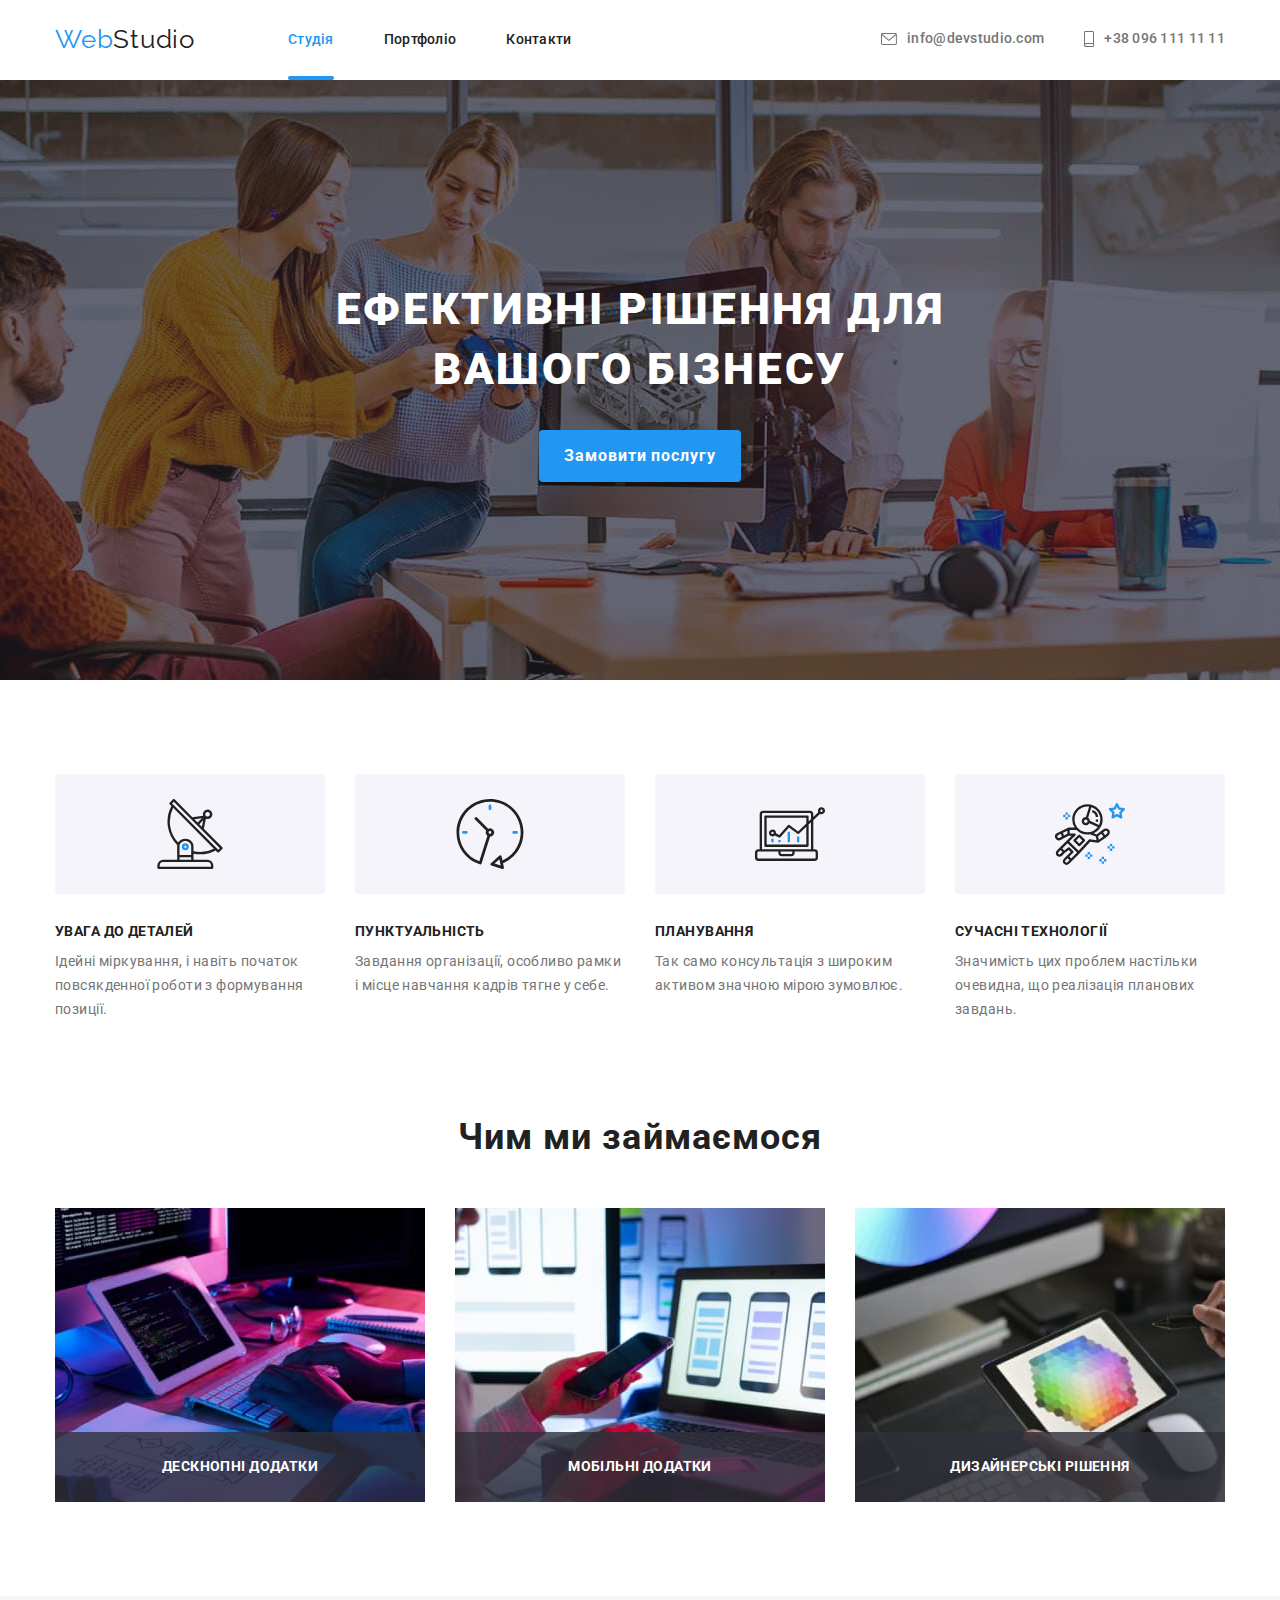
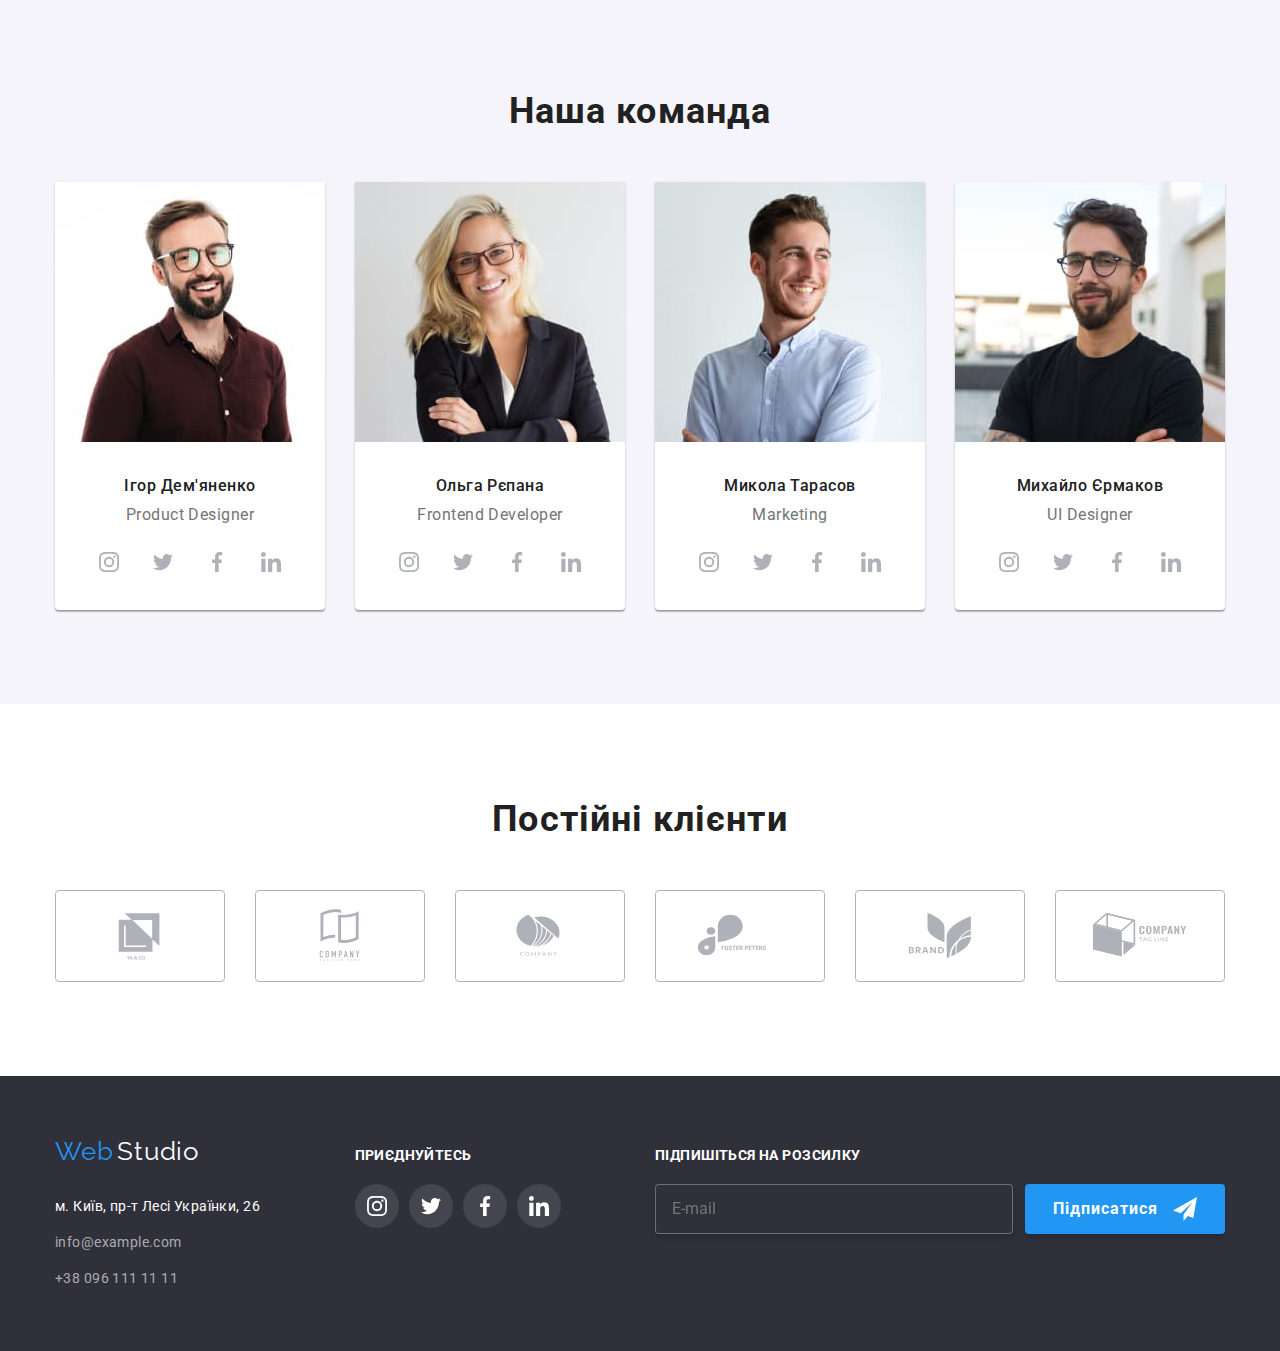
<file: index.html>
<!DOCTYPE html>
<html lang="en">

<head>
    <meta charset="UTF-8">
    <meta http-equiv="X-UA-Compatible" content="IE=edge">
    <meta name="viewport" content="width=device-width, initial-scale=1.0">
    <link rel="preconnect" href="https://fonts.googleapis.com">
    <link rel="preconnect" href="https://fonts.gstatic.com" crossorigin>
    <link
        href="https://fonts.googleapis.com/css2?family=Raleway:wght@700&family=Roboto:wght@400;500;700;900&display=swap"
        rel="stylesheet">
    <link rel="stylesheet"
        href="https://cdnjs.cloudflare.com/ajax/libs/modern-normalize/1.1.0/modern-normalize.min.css" />
    <link rel="stylesheet" href="./css/main.min.css" />
    <title>Document</title>
</head>

<body data-menu-overflow>
    <!-- Шапка сайту -------------------------------->
    <header class="header-page">
        <div class="container">
            <span class="header-page__logo-setting">
                <a href="#" class="logo ">Web</a></li>
                <a href="#" class="logo black-logo">Studio</a></li>
            </span>
            <div class="menu-container" data-menu>
                <nav class="header-page__nav">
                    <ul class="header-page__nav-list">
                        <li class="item"><a href="#" class="header-page__link blue-link">Студія</a></li>
                        <li class="item"><a href="./portfolio.html" class="header-page__link border">Портфоліо</a></li>
                        <li class="item"><a href="#" class="header-page__link border">Контакти</a></li>
                    </ul>
                </nav>
                <ul class="header-page__address">
                    <li class="item"><a href="emailto:info@devstudio.com" class="header-page__email">
                            <svg class="header-page__icon-email">
                                <use href="./images/icons.svg#icon-email"></use>
                            </svg>info@devstudio.com</a></li>
                    <li class="item"><a href="tel:+38 096 111 11 11" class="header-page__tel">
                            <svg class="header-page__icon-tel">
                                <use href="./images/icons.svg#icon-tel"></use>
                            </svg>+38 096 111 11 11</a></li>
                </ul>

                <ul class="header-page__social-list">
                    <li class="item"><a class="header-page__social-link" href="#">Instagram</a></li>
                    <li class="item"><a class="header-page__social-link" href="#">Twitter</a></li>
                    <li class="item"><a class="header-page__social-link" href="#">Facebook</a></li>
                    <li class="item"><a class="header-page__social-link" href="#">LinkedIn</a></li>
                </ul>
            </div>
            <button type="button" class="menu-button" data-menu-button>
                <svg class="burger__icon-list" width="40px" height="40px" aria-label="Переключатель бургера">
                    <use class="icon__burger-close" href="./images/icons.svg#icon-burger-close"></use>
                    <use class="icon__burger-open" href="./images/icons.svg#icon-burger-open"></use>
                </svg>
            </button>
        </div>
    </header>

    <main>
        <!-- Герой --------------------------------------->
        <section class="hero-page">
            <div class="container">
                <h1 class="hero-page__title">ЕФЕКТИВНІ РІШЕННЯ ДЛЯ<br>ВАШОГО БІЗНЕСУ</h1>
                <button class="hero-page__button" data-modal-open>Замовити послугу</button>
            </div>
        </section>
        <!-- Переваги ------------------------------------>
        <section class="info-page">
            <div class="container">
                <ul class="info-page__list">
                    <li class="item">
                        <div class="info-page__icon-container">
                            <svg class="info-page__icon">
                                <use href="./images/icons.svg#icon-attention"></use>
                            </svg>
                        </div>
                        <h3 class="info-page__title">УВАГА ДО ДЕТАЛЕЙ</h3>
                        <p class="info-page__text">Ідейні міркування, і навіть початок повсякденної роботи з формування
                            позиції.</p>
                    </li>

                    <li class="item">
                        <div class="info-page__icon-container">
                            <svg class="info-page__icon">
                                <use href="./images/icons.svg#icon-punctuality"></use>
                            </svg>
                        </div>
                        <h3 class="info-page__title">ПУНКТУАЛЬНІСТЬ</h3>
                        <p class="info-page__text">Завдання організації, особливо рамки і місце навчання кадрів тягне у
                            себе.</p>
                    </li>

                    <li class="item">
                        <div class="info-page__icon-container">
                            <svg class="info-page__icon">
                                <use href="./images/icons.svg#icon-plan"></use>
                            </svg>
                        </div>
                        <h3 class="info-page__title">ПЛАНУВАННЯ</h3>
                        <p class="info-page__text">Так само консультація з широким активом значною мірою зумовлює.</p>
                    </li>

                    <li class="item">
                        <div class="info-page__icon-container">
                            <svg class="info-page__icon">
                                <use href="./images/icons.svg#icon-technology"></use>
                            </svg>
                        </div>
                        <h3 class="info-page__title">СУЧАСНІ ТЕХНОЛОГІЇ</h3>
                        <p class="info-page__text">Значимість цих проблем настільки очевидна, що реалізація планових
                            завдань.</p>
                    </li>
                </ul>
            </div>
        </section>
        <!-- Заняття проекту ----------------------------->
        <section class="occupation-page">
            <div class="container">
                <h2 class="main-page-title">Чим ми займаємося</h2>
                <ul class="occupation-page__list">
                    <li class="item">
                        <picture>
                            <source srcset="
                                ./images/icon1-370.jpg 1x,
                                ./images/icon1-740.jpg 2x
                                " type="image/jpeg" />
                            <img class="uccupation-icon" src="./images/icon1-370.jpg" alt="80% практики" />
                        </picture>
                        <div class="occupation-page__bottom">
                            <p class="occupation-page__text">ДЕСКНОПНІ ДОДАТКИ</p>
                        </div>
                    </li>

                    <li class="item">
                        <picture>
                            <source srcset="
                                ./images/icon2-370.jpg 1x,
                                ./images/icon2-740.jpg 2x
                                " type="image/jpeg" />
                            <img class="uccupation-icon" src="./images/icon2-370.jpg"
                                alt="робота з прогами на телефоні" />
                        </picture>
                        <div class="occupation-page__bottom">
                            <p class="occupation-page__text">МОБІЛЬНІ ДОДАТКИ</p>
                        </div>
                    </li>

                    <li class="item">
                        <picture>
                            <source srcset="
                                ./images/icon3-370.jpg 1x,
                                ./images/icon3-740.jpg 2x
                                " type="image/jpeg" />
                            <img class="uccupation-icon" src="./images/icon3-370.jpg" alt="оформлення сайтів" />
                        </picture>
                        <div class="occupation-page__bottom">
                            <p class="occupation-page__text">ДИЗАЙНЕРСЬКІ РІШЕННЯ</p>
                        </div>
                    </li>
                </ul>
            </div>
        </section>
        <!-- Команда проекту ----------------------------->
        <section class="team-page">
            <div class="container">
                <h2 class="main-page-title">Наша команда</h2>
                <ul class="team-page__list ">
                    <li class="item">
                        <picture>
                            <source srcset="
                            ./images/mobile/image1-450.jpg 1x,
                            ./images/mobile/image1-900.jpg 2x
                            " media="(max-width: 767px)" type="image/jpeg" />
                            <source srcset="
                              ./images/tabletka/image1-354.jpg 1x,
                              ./images/tabletka/image1-708.jpg 2x
                            " media="(max-width: 1199px)" type="image/jpeg" />
                            <source srcset="
                            ./images/desktop/image1-270.jpg 1x,
                            ./images/desktop/image1-540.jpg 2x
                            " type="image/jpeg" />
                            <img class="team-list__icon" src="./images/mobile/image1-450.jpg"
                                alt="Фотографія працівника" />
                        </picture>
                        <div class="team-page__worker-board">
                            <h3 class="team-page__name-worker">Ігор Дем'яненко</h3>
                            <p class="team-page__proffesion">Product Designer</p>
                            <ul class="team-page__social-list">
                                <li class="item"><a href="https://www.instagram.com/" class="team-page__social-link">
                                        <svg class="team-page__social-icon">
                                            <use href="./images/icons.svg#icon-instagram"></use>
                                        </svg></a></li>
                                <li class="item"><a href="https://www.instagram.com/" class="team-page__social-link">
                                        <svg class="team-page__social-icon">
                                            <use href="./images/icons.svg#icon-twitter"></use>
                                        </svg></a></li>
                                <li class="item"><a href="https://www.instagram.com/" class="team-page__social-link">
                                        <svg class="team-page__social-icon">
                                            <use href="./images/icons.svg#icon-facebook"></use>
                                        </svg></a></li>
                                <li class="item"><a href="https://www.instagram.com/" class="team-page__social-link">
                                        <svg class="team-page__social-icon">
                                            <use href="./images/icons.svg#icon-linkedin"></use>
                                        </svg></a></li>
                            </ul>
                        </div>
                    </li>

                    <li class="item">
                        <picture>
                            <source srcset="
                                ./images/mobile/image2-450.jpg 1x,
                                ./images/mobile/image2-900.jpg 2x
                                " media="(max-width: 767px)" type="image/jpeg" />
                            <source srcset="
                                  ./images/tabletka/image2-354.jpg 1x,
                                  ./images/tabletka/image2-708.jpg 2x
                                " media="(max-width: 1199px)" type="image/jpeg" />
                            <source srcset="
                                ./images/desktop/image2-270.jpg 1x,
                                ./images/desktop/image2-540.jpg 2x
                                " type="image/jpeg" />
                            <img class="team-list__icon" src="./images/mobile/image2-450.jpg"
                                alt="Фотографія працівника" />
                        </picture>
                        <div class="team-page__worker-board">
                            <h3 class="team-page__name-worker">Ольга Рєпана</h3>
                            <p class="team-page__proffesion">Frontend Developer</p>
                            <ul class="team-page__social-list">
                                <li class="item"><a href="https://www.instagram.com/" class="team-page__social-link">
                                        <svg class="team-page__social-icon">
                                            <use href="./images/icons.svg#icon-instagram"></use>
                                        </svg></a></li>
                                <li class="item"><a href="https://www.instagram.com/" class="team-page__social-link">
                                        <svg class="team-page__social-icon">
                                            <use href="./images/icons.svg#icon-twitter"></use>
                                        </svg></a></li>
                                <li class="item"><a href="https://www.instagram.com/" class="team-page__social-link">
                                        <svg class="team-page__social-icon">
                                            <use href="./images/icons.svg#icon-facebook"></use>
                                        </svg></a></li>
                                <li class="item"><a href="https://www.instagram.com/" class="team-page__social-link">
                                        <svg class="team-page__social-icon">
                                            <use href="./images/icons.svg#icon-linkedin"></use>
                                        </svg></a></li>
                            </ul>
                        </div>
                    </li>

                    <li class="item">
                        <picture>
                            <source srcset="
                                ./images/mobile/image3-450.jpg 1x,
                                ./images/mobile/image3-900.jpg 2x
                                " media="(max-width: 767px)" type="image/jpeg" />
                            <source srcset="
                                  ./images/tabletka/image3-354.jpg 1x,
                                  ./images/tabletka/image3-708.jpg 2x
                                " media="(max-width: 1199px)" type="image/jpeg" />
                            <source srcset="
                                ./images/desktop/image3-270.jpg 1x,
                                ./images/desktop/image3-540.jpg 2x
                                " type="image/jpeg" />
                            <img class="team-list__icon" src="./images/mobile/image3-450.jpg"
                                alt="Фотографія працівника" />
                        </picture>
                        <div class="team-page__worker-board">
                            <h3 class="team-page__name-worker">Микола Тарасов</h3>
                            <p class="team-page__proffesion">Marketing</p>
                            <ul class="team-page__social-list">
                                <li class="item"><a href="https://www.instagram.com/" class="team-page__social-link">
                                        <svg class="team-page__social-icon">
                                            <use href="./images/icons.svg#icon-instagram"></use>
                                        </svg></a></li>
                                <li class="item"><a href="https://www.instagram.com/" class="team-page__social-link">
                                        <svg class="team-page__social-icon">
                                            <use href="./images/icons.svg#icon-twitter"></use>
                                        </svg></a></li>
                                <li class="item"><a href="https://www.instagram.com/" class="team-page__social-link">
                                        <svg class="team-page__social-icon">
                                            <use href="./images/icons.svg#icon-facebook"></use>
                                        </svg></a></li>
                                <li class="item"><a href="https://www.instagram.com/" class="team-page__social-link">
                                        <svg class="team-page__social-icon">
                                            <use href="./images/icons.svg#icon-linkedin"></use>
                                        </svg></a></li>
                            </ul>
                        </div>
                    </li>

                    <li class="item">
                        <picture>
                            <source srcset="
                                ./images/mobile/image4-450.jpg 1x,
                                ./images/mobile/image4-900.jpg 2x
                                " media="(max-width: 767px)" type="image/jpeg" />
                            <source srcset="
                                  ./images/tabletka/image4-354.jpg 1x,
                                  ./images/tabletka/image4-708.jpg 2x
                                " media="(max-width: 1199px)" type="image/jpeg" />
                            <source srcset="
                                ./images/desktop/image4-270.jpg 1x,
                                ./images/desktop/image4-540.jpg 2x
                                " type="image/jpeg" />
                            <img class="team-list__icon" src="./images/mobile/image4-450.jpg"
                                alt="Фотографія працівника" />
                        </picture>
                        <div class="team-page__worker-board">
                            <h3 class="team-page__name-worker">Михайло Єрмаков</h3>
                            <p class="team-page__proffesion">UI Designer</p>
                            <ul class="team-page__social-list">
                                <li class="item"><a href="https://www.instagram.com/" class="team-page__social-link">
                                        <svg class="team-page__social-icon">
                                            <use href="./images/icons.svg#icon-instagram"></use>
                                        </svg></a></li>
                                <li class="item"><a href="https://www.instagram.com/" class="team-page__social-link">
                                        <svg class="team-page__social-icon">
                                            <use href="./images/icons.svg#icon-twitter"></use>
                                        </svg></a></li>
                                <li class="item"><a href="https://www.instagram.com/" class="team-page__social-link">
                                        <svg class="team-page__social-icon">
                                            <use href="./images/icons.svg#icon-facebook"></use>
                                        </svg></a></li>
                                <li class="item"><a href="https://www.instagram.com/" class="team-page__social-link">
                                        <svg class="team-page__social-icon">
                                            <use href="./images/icons.svg#icon-linkedin"></use>
                                        </svg></a></li>
                            </ul>
                        </div>
                    </li>
                </ul>
            </div>
        </section>
        <section class="client-page">
            <div class="container">
                <h2 class="main-page-title">Постійні клієнти</h2>
                <ul class="client-page__list">
                    <li class="item"> <a href="#" class="client-page__link">
                            <svg class="client-page__icon">
                                <use href="./images/icons.svg#icon-yasco"></use>
                            </svg></a></li>
                    <li class="item"> <a href="#" class="client-page__link">
                            <svg class="client-page__icon">
                                <use href="./images/icons.svg#icon-tagline"></use>
                            </svg></a></li>
                    <li class="item"> <a href="#" class="client-page__link">
                            <svg class="client-page__icon">
                                <use href="./images/icons.svg#icon-company"></use>
                            </svg></a></li>
                    <li class="item"> <a href="#" class="client-page__link">
                            <svg class="client-page__icon">
                                <use href="./images/icons.svg#icon-foster"></use>
                            </svg></a></li>
                    <li class="item"> <a href="#" class="client-page__link">
                            <svg class="client-page__icon">
                                <use href="./images/icons.svg#icon-brand"></use>
                            </svg></a></li>
                    <li class="item"> <a href="#" class="client-page__link">
                            <svg class="client-page__icon">
                                <use href="./images/icons.svg#icon-companytagline"></use>
                            </svg></a></li>
                </ul>
            </div>
        </section>
    </main>

    <!-- Footer ------------------------------------------>
    <footer class="footer-page">
        <div class="container">
            <div class="footer-page__address">
                <span class="footer-page__logo-setting">
                    <a href="" class="logo">Web</a></li>
                    <a href="" class="logo logo-white">Studio</a></li>
                </span>
                <ul class="footer-page__contact-list">
                    <li class="item"><a href="" class="footer-page__street">м. Київ, пр-т Лесі Українки, 26</a></li>
                    <li class="item"><a href="emailto:info@example.com"
                            class="footer-page__contact">info@example.com</a></li>
                    <li class="item"><a href="tel:+38 096 111 11 11" class="footer-page__contact">+38 096 111 11 11</a>
                    </li>
                </ul>
            </div>
            <div class="container-join">
                <h2 class="footer-page__title">ПРИЄДНУЙТЕСЬ</h2>
                <ul class="footer-page__social-list">
                    <li class="item"><a href="https://www.instagram.com/" class="footer-page__social-button">
                            <svg class="footer-page__social-icon">
                                <use href="./images/icons.svg#icon-instagram"></use>
                            </svg></a></li>
                    <li class="item"><a href="https://www.instagram.com/" class="footer-page__social-button">
                            <svg class="footer-page__social-icon">
                                <use href="./images/icons.svg#icon-twitter"></use>
                            </svg></a></li>
                    <li class="item"><a href="https://www.instagram.com/" class="footer-page__social-button">
                            <svg class="footer-page__social-icon">
                                <use href="./images/icons.svg#icon-facebook"></use>
                            </svg></a></li>
                    <li class="item"><a href="https://www.instagram.com/" class="footer-page__social-button">
                            <svg class="footer-page__social-icon">
                                <use href="./images/icons.svg#icon-linkedin"></use>
                            </svg></a></li>
                </ul>
            </div>
            <div class="footer-page__subscribe">
                <h2 class="footer-page__title">ПІДПИШІТЬСЯ НА РОЗСИЛКУ</h2>
                <form class="js-speaker-form">
                    <label class="footer-page__email">
                        <input type="email" class="footer-page__email-text" name="mail" id="mail"
                            placeholder="E-mail" />
                    </label>
                    <button type="submit" class="footer-page__button-confirm">Підписатися<svg
                            class="footer-page__telegram-icon">
                            <use href="./images/icons.svg#icon-telegram"></use>
                        </svg></button>
                </form>
            </div>
    </footer>
    <div class="overlay-page is-hidden" data-modal>
        <div class="overlay-page__modal">
            <section class="container">
                <h2 class="overlay-page__modal-title">Залиште свої дані, ми вам передзвонимо</h2>
                <button class="overlay-page__button-x" data-modal-close>
                    <svg class="overlay-page__icon-x">
                        <use href="./images/icons.svg#icon-x"></use>
                    </svg>
                </button>

                <form class="js-speaker-form">
                    <label class="modal-page__info-container">
                        <span class="modal-page__text">Ім'я</span>
                        <input type="name" class="modal-page__info" name="name" autofocus />
                        <svg class="modal-page__icon-contact">
                            <use href="./images/icons.svg#icon-name"></use>
                        </svg>
                    </label>
                    <label class="modal-page__info-container">
                        <span class="modal-page__text">Телефон</span>
                        <input type="tel" class="modal-page__info" name="telephone" />
                        <svg class="modal-page__icon-contact">
                            <use href="./images/icons.svg#icon-telephone"></use>
                        </svg>
                    </label>
                    <label class="modal-page__info-container">
                        <span class="modal-page__text">Пошта</span>
                        <input type="email" class="modal-page__info" name="email" />
                        <svg class="modal-page__icon-contact">
                            <use href="./images/icons.svg#icon-black-email"></use>
                        </svg>
                    </label>

                    <label class="modal-page__textarea-container">
                        <span class="modal-page__text">Коментар</span>
                        <textarea class="modal-page__textarea" name="big-text" placeholder="Введіть текст"></textarea>
                    </label>
                    <label class="modal-page__confirm-container">
                        <input type="checkbox" value="confirm" name="confirm" class="modal-page__confirm-box" />
                        <span class="modal-page__confirm-icon"></span>
                        <span class="modal-page__confirm-text">Погоджуюся з розсилкою та приймаю <a href="#"
                                class="modal-page__confirm-link">Умови договору</a></span>
                    </label>
                    <button type="submit" class="modal-page__button-submit">Відправити</button>
                </form>
            </section>
        </div>
    </div>
    <script src="./js/modal.js"></script>
    <script>
        (() => {
            document.querySelector('.js-speaker-form').addEventListener('submit', e => {
                e.preventDefault();

                new FormData(e.currentTarget).forEach((value, name) =>
                    console.log(`${name}: ${value}`),
                );

                e.currentTarget.reset();
            });
        })();
    </script>
</body>

</html>
</file>
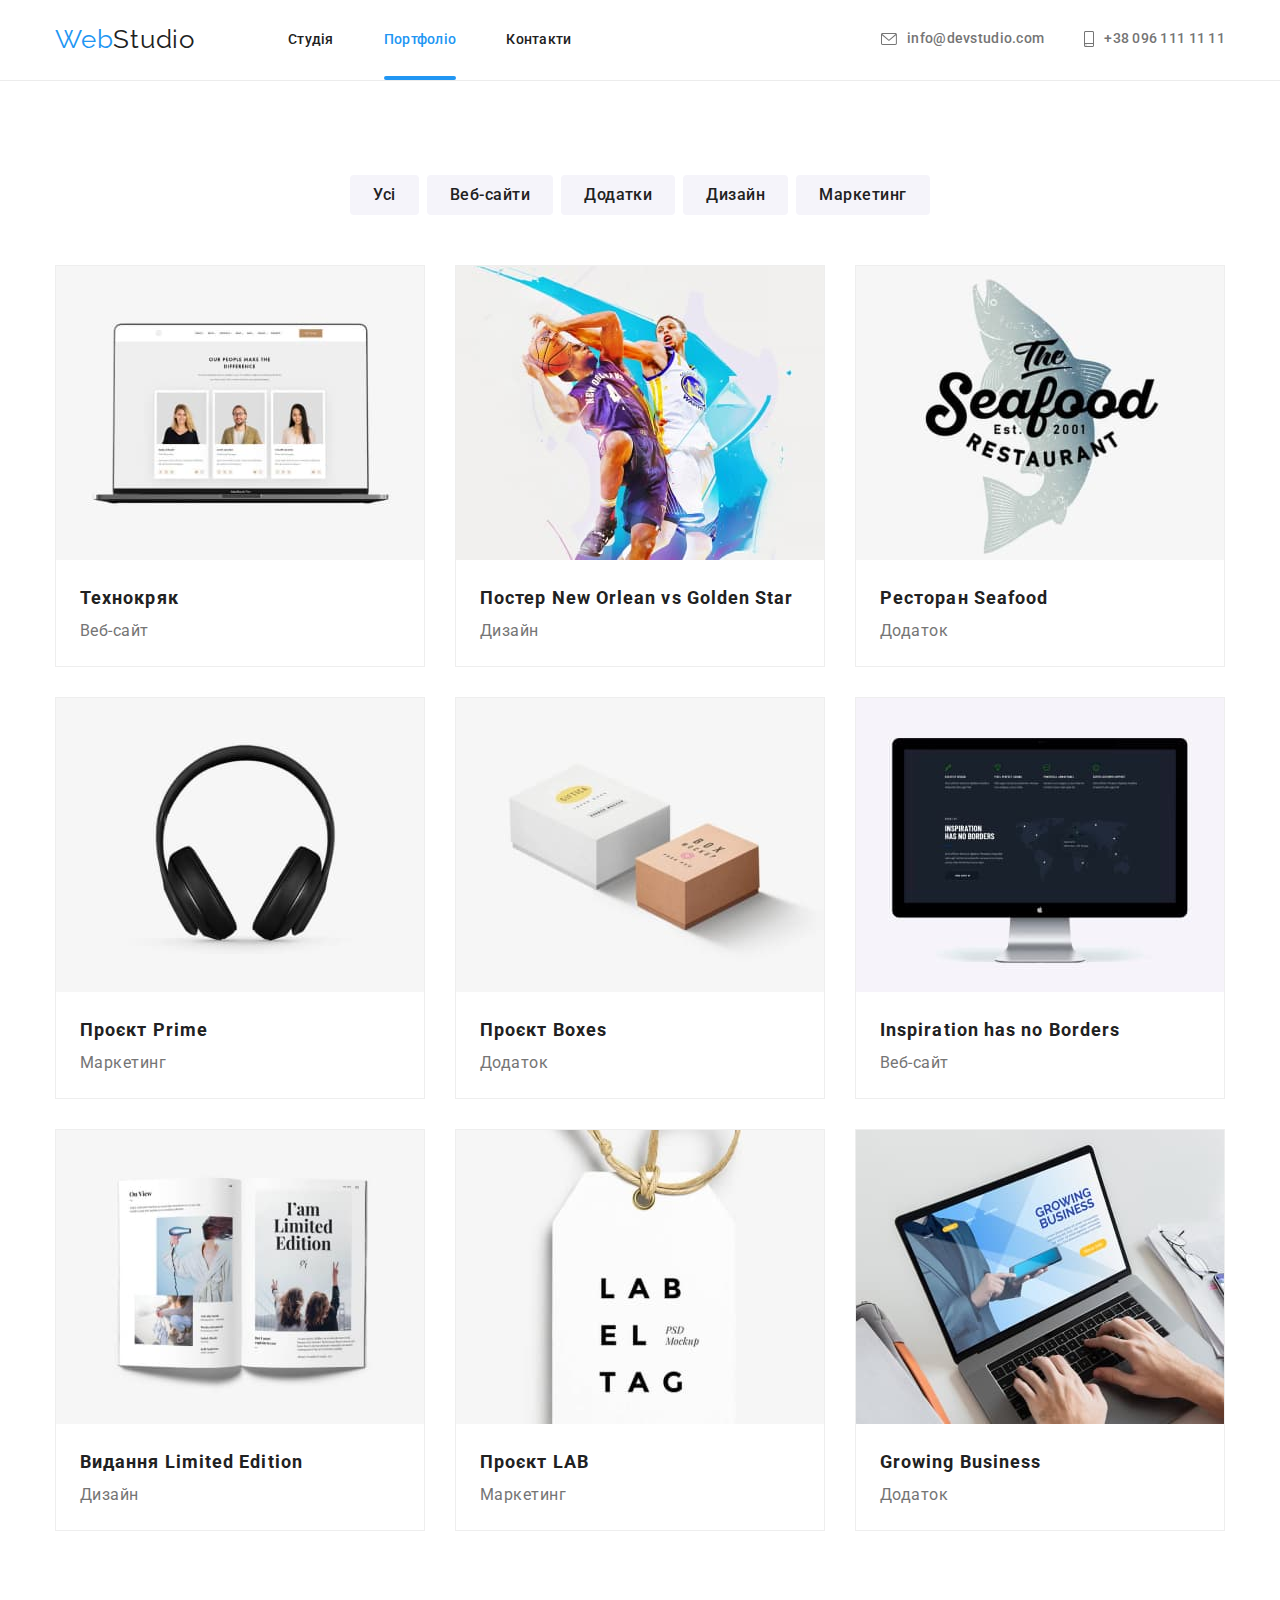
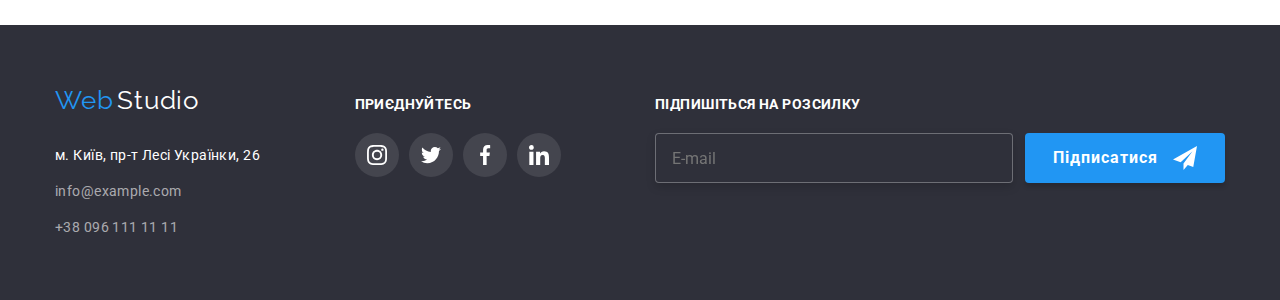
<file: portfolio.html>
<!DOCTYPE html>
<html lang="en">

<head>
    <meta charset="UTF-8">
    <meta http-equiv="X-UA-Compatible" content="IE=edge">
    <meta name="viewport" content="width=device-width, initial-scale=1.0">
    <link rel="preconnect" href="https://fonts.googleapis.com">
    <link rel="preconnect" href="https://fonts.gstatic.com" crossorigin>
    <link
        href="https://fonts.googleapis.com/css2?family=Raleway:wght@700&family=Roboto:wght@400;500;700;900&display=swap"
        rel="stylesheet">
    <link rel="stylesheet"
        href="https://cdnjs.cloudflare.com/ajax/libs/modern-normalize/1.1.0/modern-normalize.min.css" />
    <link rel="stylesheet" href="./css/main.min.css" />
    <title>Document</title>
</head>

<body is-modal-hidden>
    <!-- Шапка сайту -->
    <header class="header-page header-border">
        <div class="container">
            <span class="header-page__logo-setting">
                <a href="#" class="logo ">Web</a></li>
                <a href="#" class="logo black-logo">Studio</a></li>
            </span>
            <div class="menu-container" data-menu>
                <nav class="header-page__nav">
                    <ul class="header-page__nav-list">
                        <li class="item"><a href="./index.html" class="header-page__link border">Студія</a></li>
                        <li class="item"><a href="#" class="header-page__link blue-link">Портфоліо</a></li>
                        <li class="item"><a href="#" class="header-page__link border">Контакти</a></li>
                    </ul>
                </nav>
                <ul class="header-page__address">
                    <li class="item"><a href="emailto:info@devstudio.com" class="header-page__email">
                            <svg class="header-page__icon-email">
                                <use href="./images/icons.svg#icon-email"></use>
                            </svg>info@devstudio.com</a></li>
                    <li class="item"><a href="tel:+38 096 111 11 11" class="header-page__tel">
                            <svg class="header-page__icon-tel">
                                <use href="./images/icons.svg#icon-tel"></use>
                            </svg>+38 096 111 11 11</a></li>
                </ul>

                <ul class="header-page__social-list">
                    <li class="item"><a class="header-page__social-link" href="#">Instagram</a></li>
                    <li class="item"><a class="header-page__social-link" href="#">Twitter</a></li>
                    <li class="item"><a class="header-page__social-link" href="#">Facebook</a></li>
                    <li class="item"><a class="header-page__social-link" href="#">LinkedIn</a></li>
                </ul>
            </div>
            <button type="button" class="menu-button" data-menu-button>
                <svg class="burger__icon-list" width="40px" height="40px" aria-label="Переключатель бургера">
                    <use class="icon__burger-open" href="./images/icons.svg#icon-burger-open"></use>
                    <use class="icon__burger-close" href="./images/icons.svg#icon-burger-close"></use>
                </svg>
            </button>
        </div>
    </header>

    <!-- Меню панорами----------------------------->
    <main>
        <section class="panorama-page">
            <div class="container">
                <ul class="panorama-page__menu-list">
                    <li class="item"> <button type="button" class="panorama-page__button-menu">Усі</button></li>
                    <li class="item"> <button type="button" class="panorama-page__button-menu">Веб-сайти</button></li>
                    <li class="item"> <button type="button" class="panorama-page__button-menu">Додатки</button></li>
                    <li class="item"> <button type="button" class="panorama-page__button-menu">Дизайн</button></li>
                    <li class="item"> <button type="button" class="panorama-page__button-menu">Маркетинг</button></li>
                </ul>
                <!-- Панорама---------------------------------->
                <ul class="panorama-page__panorama-list">
                    <li class="item">
                        <div class="panorama-page__move-up">
                            <picture>
                                <source srcset="
                                ./images/mobile/image5-450.jpg 1x,
                                ./images/mobile/image5-900.jpg 2x
                                " media="(max-width: 767px)" type="image/jpeg" />
                                <source srcset="
                                  ./images/tabletka/image5-354.jpg 1x,
                                  ./images/tabletka/image5-708.jpg 2x
                                " media="(max-width: 1199px)" type="image/jpeg" />
                                <source srcset="
                                ./images/desktop/image5-370.jpg 1x,
                                ./images/desktop/image5-740.jpg 2x
                                " type="image/jpeg" />
                                <img class="panorama-icon" src="./images/mobile/image5-450.jpg" alt="Ноутбук" />
                            </picture>
                            <div class="panorama-page__move">
                                <p class="panorama-page__move-text">Ресурс пропонує комплексні пропозиції з різним
                                    рівнем функціоналу та сервісів. Все це дозволить відвідувачу отримати вичерпні
                                    відомості про компанію чи приватну особу.</p>
                            </div>
                        </div>
                        <div class="panorama-page__under-card">
                            <h2 class="panorama-page__title-card">Технокряк</h2>
                            <p class="panorama-page__text-card">Веб-сайт</p>
                        </div>
                    </li>
                    <li class="item">
                        <div class="panorama-page__move-up">
                            <picture>
                                <source srcset="
                            ./images/mobile/image6-450.jpg 1x,
                            ./images/mobile/image6-900.jpg 2x
                            " media="(max-width: 767px)" type="image/jpeg" />
                                <source srcset="
                              ./images/tabletka/image6-354.jpg 1x,
                              ./images/tabletka/image6-708.jpg 2x
                            " media="(max-width: 1199px)" type="image/jpeg" />
                                <source srcset="
                            ./images/desktop/image6-370.jpg 1x,
                            ./images/desktop/image6-740.jpg 2x
                            " type="image/jpeg" />
                                <img class="panorama-icon" src="./images/mobile/image6-450.jpg" alt="баскетбол" />
                            </picture>
                            <div class="panorama-page__move">
                                <p class="panorama-page__move-text">Ресурс пропонує комплексні пропозиції з різним
                                    рівнем функціоналу та сервісів. Все це дозволить відвідувачу отримати вичерпні
                                    відомості про компанію чи приватну особу.</p>
                            </div>
                        </div>
                        <div class="panorama-page__under-card">
                            <h2 class="panorama-page__title-card">Постер New Orlean vs Golden Star</h2>
                            <p class="panorama-page__text-card">Дизайн</p>
                        </div>
                    </li>
                    <li class="item">
                        <div class="panorama-page__move-up">
                            <picture>
                                <source srcset="
                            ./images/mobile/image7-450.jpg 1x,
                            ./images/mobile/image7-900.jpg 2x
                            " media="(max-width: 767px)" type="image/jpeg" />
                                <source srcset="
                              ./images/tabletka/image7-354.jpg 1x,
                              ./images/tabletka/image7-708.jpg 2x
                            " media="(max-width: 1199px)" type="image/jpeg" />
                                <source srcset="
                            ./images/desktop/image7-370.jpg 1x,
                            ./images/desktop/image7-740.jpg 2x
                            " type="image/jpeg" />
                                <img class="panorama-icon" src="./images/mobile/image7-450.jpg"
                                    alt="Фотографія працівника" />
                            </picture>
                            <div class="panorama-page__move">
                                <p class="panorama-page__move-text">Ресурс пропонує комплексні пропозиції з різним
                                    рівнем функціоналу та сервісів. Все це дозволить відвідувачу отримати вичерпні
                                    відомості про компанію чи приватну особу.</p>
                            </div>
                        </div>
                        <div class="panorama-page__under-card">
                            <h2 class="panorama-page__title-card">Ресторан Seafood</h2>
                            <p class="panorama-page__text-card">Додаток</p>
                        </div>
                    </li>
                    <li class="item">
                        <div class="panorama-page__move-up">
                            <picture>
                                <source srcset="
                            ./images/mobile/image8-450.jpg 1x,
                            ./images/mobile/image8-900.jpg 2x
                            " media="(max-width: 767px)" type="image/jpeg" />
                                <source srcset="
                              ./images/tabletka/image8-354.jpg 1x,
                              ./images/tabletka/image8-708.jpg 2x
                            " media="(max-width: 1199px)" type="image/jpeg" />
                                <source srcset="
                            ./images/desktop/image8-370.jpg 1x,
                            ./images/desktop/image8-740.jpg 2x
                            " type="image/jpeg" />
                                <img class="panorama-icon" src="./images/mobile/image8-450.jpg" alt="Навушники" />
                            </picture>
                            <div class="panorama-page__move">
                                <p class="panorama-page__move-text">Ресурс пропонує комплексні пропозиції з різним
                                    рівнем функціоналу та сервісів. Все це дозволить відвідувачу отримати вичерпні
                                    відомості про компанію чи приватну особу.</p>
                            </div>
                        </div>
                        <div class="panorama-page__under-card">
                            <h2 class="panorama-page__title-card">Проєкт Prime</h2>
                            <p class="panorama-page__text-card">Маркетинг</p>
                        </div>
                    </li>
                    <li class="item">
                        <div class="panorama-page__move-up">
                            <picture>
                                <source srcset="
                            ./images/mobile/image9-450.jpg 1x,
                            ./images/mobile/image9-900.jpg 2x
                            " media="(max-width: 767px)" type="image/jpeg" />
                                <source srcset="
                              ./images/tabletka/image9-354.jpg 1x,
                              ./images/tabletka/image9-708.jpg 2x
                            " media="(max-width: 1199px)" type="image/jpeg" />
                                <source srcset="
                            ./images/desktop/image9-370.jpg 1x,
                            ./images/desktop/image9-740.jpg 2x
                            " type="image/jpeg" />
                                <img class="panorama-icon" src="./images/mobile/image9-450.jpg"
                                    alt="Фотографія працівника" />
                            </picture>
                            <div class="panorama-page__move">
                                <p class="panorama-page__move-text">Ресурс пропонує комплексні пропозиції з різним
                                    рівнем функціоналу та сервісів. Все це дозволить відвідувачу отримати вичерпні
                                    відомості про компанію чи приватну особу.</p>
                            </div>
                        </div>
                        <div class="panorama-page__under-card">
                            <h2 class="panorama-page__title-card">Проєкт Boxes</h2>
                            <p class="panorama-page__text-card">Додаток</p>
                        </div>
                    </li>
                    <li class="item">
                        <div class="panorama-page__move-up">
                            <picture>
                                <source srcset="
                            ./images/mobile/image10-450.jpg 1x,
                            ./images/mobile/image10-900.jpg 2x
                            " media="(max-width: 767px)" type="image/jpeg" />
                                <source srcset="
                              ./images/tabletka/image10-354.jpg 1x,
                              ./images/tabletka/image10-708.jpg 2x
                            " media="(max-width: 1199px)" type="image/jpeg" />
                                <source srcset="
                            ./images/desktop/image10-370.jpg 1x,
                            ./images/desktop/image10-740.jpg 2x
                            " type="image/jpeg" />
                                <img class="panorama-icon" src="./images/mobile/image10-450.jpg" alt="Монітор" />
                            </picture>
                            <div class="panorama-page__move">
                                <p class="panorama-page__move-text">Ресурс пропонує комплексні пропозиції з різним
                                    рівнем функціоналу та сервісів. Все це дозволить відвідувачу отримати вичерпні
                                    відомості про компанію чи приватну особу.</p>
                            </div>
                        </div>
                        <div class="panorama-page__under-card">
                            <h2 class="panorama-page__title-card">Inspiration has no Borders</h2>
                            <p class="panorama-page__text-card">Веб-сайт</p>
                        </div>
                    </li>
                    <li class="item">
                        <div class="panorama-page__move-up">
                            <picture>
                                <source srcset="
                            ./images/mobile/image11-450.jpg 1x,
                            ./images/mobile/image11-900.jpg 2x
                            " media="(max-width: 767px)" type="image/jpeg" />
                                <source srcset="
                              ./images/tabletka/image11-354.jpg 1x,
                              ./images/tabletka/image11-708.jpg 2x
                            " media="(max-width: 1199px)" type="image/jpeg" />
                                <source srcset="
                            ./images/desktop/image11-370.jpg 1x,
                            ./images/desktop/image11-740.jpg 2x
                            " type="image/jpeg" />
                                <img class="panorama-icon" src="./images/mobile/image11-450.jpg" alt="Книжки" />
                            </picture>
                            <div class="panorama-page__move">
                                <p class="panorama-page__move-text">Ресурс пропонує комплексні пропозиції з різним
                                    рівнем функціоналу та сервісів. Все це дозволить відвідувачу отримати вичерпні
                                    відомості про компанію чи приватну особу.</p>
                            </div>
                        </div>
                        <div class="panorama-page__under-card">
                            <h2 class="panorama-page__title-card">Видання Limited Edition</h2>
                            <p class="panorama-page__text-card">Дизайн</p>
                        </div>
                    </li>
                    <li class="item">
                        <div class="panorama-page__move-up">
                            <picture>
                                <source srcset="
                            ./images/mobile/image12-450.jpg 1x,
                            ./images/mobile/image12-900.jpg 2x
                            " media="(max-width: 767px)" type="image/jpeg" />
                                <source srcset="
                              ./images/tabletka/image12-354.jpg 1x,
                              ./images/tabletka/image12-708.jpg 2x
                            " media="(max-width: 1199px)" type="image/jpeg" />
                                <source srcset="
                            ./images/desktop/image12-370.jpg 1x,
                            ./images/desktop/image12-740.jpg 2x
                            " type="image/jpeg" />
                                <img class="panorama-icon" src="./images/mobile/image12-450.jpg" alt="Ярлики" />
                            </picture>
                            <div class="panorama-page__move">
                                <p class="panorama-page__move-text">Ресурс пропонує комплексні пропозиції з різним
                                    рівнем функціоналу та сервісів. Все це дозволить відвідувачу отримати вичерпні
                                    відомості про компанію чи приватну особу.</p>
                            </div>
                        </div>
                        <div class="panorama-page__under-card">
                            <h2 class="panorama-page__title-card">Проєкт LAB</h2>
                            <p class="panorama-page__text-card">Маркетинг</p>
                        </div>
                    </li>
                    <li class="item">
                        <div class="panorama-page__move-up">
                            <picture>
                                <source srcset="
                            ./images/mobile/image13-450.jpg 1x,
                            ./images/mobile/image13-900.jpg 2x
                            " media="(max-width: 767px)" type="image/jpeg" />
                                <source srcset="
                              ./images/tabletka/image13-354.jpg 1x,
                              ./images/tabletka/image13-708.jpg 2x
                            " media="(max-width: 1199px)" type="image/jpeg" />
                                <source srcset="
                            ./images/desktop/image13-370.jpg 1x,
                            ./images/desktop/image13-740.jpg 2x
                            " type="image/jpeg" />
                                <img class="panorama-icon" src="./images/mobile/image13-450.jpg" alt="робота" />
                            </picture>
                            <div class="panorama-page__move">
                                <p class="panorama-page__move-text">Ресурс пропонує комплексні пропозиції з різним
                                    рівнем функціоналу та сервісів. Все це дозволить відвідувачу отримати вичерпні
                                    відомості про компанію чи приватну особу.</p>
                            </div>
                        </div>
                        <div class="panorama-page__under-card">
                            <h2 class="panorama-page__title-card">Growing Business</h2>
                            <p class="panorama-page__text-card">Додаток</p>
                        </div>
                    </li>
                </ul>
            </div>
        </section>
    </main>
</body>
<!--Footer------------------------------------------>
<footer class="footer-page">
    <div class="container">
        <div class="footer-page__address">
            <span class="footer-page__logo-setting">
                <a href="" class="logo">Web</a></li>
                <a href="" class="logo logo-white">Studio</a></li>
            </span>
            <ul class="footer-page__contact-list">
                <li class="item"><a href="" class="footer-page__street">м. Київ, пр-т Лесі Українки, 26</a></li>
                <li class="item"><a href="emailto:info@example.com" class="footer-page__contact">info@example.com</a>
                </li>
                <li class="item"><a href="tel:+38 096 111 11 11" class="footer-page__contact">+38 096 111 11 11</a></li>
            </ul>
        </div>
        <div class="container-join">
            <h2 class="footer-page__title">ПРИЄДНУЙТЕСЬ</h2>
            <ul class="footer-page__social-list">
                <li class="item"><a href="https://www.instagram.com/" class="footer-page__social-button">
                        <svg class="footer-page__social-icon">
                            <use href="./images/icons.svg#icon-instagram"></use>
                        </svg></a></li>
                <li class="item"><a href="https://www.instagram.com/" class="footer-page__social-button">
                        <svg class="footer-page__social-icon">
                            <use href="./images/icons.svg#icon-twitter"></use>
                        </svg></a></li>
                <li class="item"><a href="https://www.instagram.com/" class="footer-page__social-button">
                        <svg class="footer-page__social-icon">
                            <use href="./images/icons.svg#icon-facebook"></use>
                        </svg></a></li>
                <li class="item"><a href="https://www.instagram.com/" class="footer-page__social-button">
                        <svg class="footer-page__social-icon">
                            <use href="./images/icons.svg#icon-linkedin"></use>
                        </svg></a></li>
            </ul>
        </div>
        <div class="footer-page__subscribe">
            <h2 class="footer-page__title">ПІДПИШІТЬСЯ НА РОЗСИЛКУ</h2>
            <form class="js-speaker-form">
                <label class="footer-page__email">
                    <input type="email" class="footer-page__email-text" name="mail" id="mail" placeholder="E-mail" />
                </label>
                <button type="submit" class="footer-page__button-confirm">Підписатися<svg
                        class="footer-page__telegram-icon">
                        <use href="./images/icons.svg#icon-telegram"></use>
                    </svg></button>
            </form>
        </div>
</footer>
<script>
    (() => {
        const menuBtnRef = document.querySelector("[data-menu-button]");
        const mobileMenuRef = document.querySelector("[data-menu]");

        menuBtnRef.addEventListener("click", () => {
            const expanded =
                menuBtnRef.getAttribute("aria-expanded") === "true" || false;

            menuBtnRef.classList.toggle("is-open");
            menuBtnRef.setAttribute("aria-expanded", !expanded);

            mobileMenuRef.classList.toggle("is-open");
        });
    })();
</script>
</body>

</html>
</file>
<file: css/main.min.css>
ul,li,a,p,h1,h2,h3,h4,h5,h6{padding:0px;margin:0px;list-style-type:none;text-decoration:none}body{font-family:Roboto,sans-serif;color:var(--primary-text-color)}.main-page-title{font-size:28px;line-height:1.18;text-align:center;letter-spacing:.03em;color:#212121;margin-bottom:30px}@media screen and (min-width: 1200px){.main-page-title{margin-bottom:50px;font-size:36px;line-height:1.17}}.header-page{position:relative;padding:10px 0px}@media screen and (min-width: 768px){.header-page{padding:21px 0px}}@media screen and (min-width: 1200px){.header-page{padding:24px 0px 25px 0px}}.header-page>.container{display:-webkit-box;display:-ms-flexbox;display:flex;padding:0px 15px;margin:auto;-webkit-box-align:center;-ms-flex-align:center;align-items:center;position:relative}@media screen and (max-width: 767px){.header-page>.container{max-width:480px;width:100%}}@media screen and (min-width: 768px){.header-page>.container{width:768px}}@media screen and (min-width: 1200px){.header-page>.container{width:1200px}}body.is-modal-hidden{overflow:hidden}.is-scroll{overflow:hidden}.menu-container{display:-webkit-box;display:-ms-flexbox;display:flex}.menu-container.is-open{display:-webkit-box;display:-ms-flexbox;display:flex;-webkit-box-orient:vertical;-webkit-box-direction:normal;-ms-flex-direction:column;flex-direction:column}@media screen and (max-width: 767px){.menu-container{width:100%;height:100%;background-color:#fff;padding:48px 0px;z-index:1;position:fixed;display:none;left:0px;top:0px}}@media screen and (min-width: 768px){.menu-container{-webkit-box-align:center;-ms-flex-align:center;align-items:center;margin-left:88px;-webkit-box-pack:justify;-ms-flex-pack:justify;justify-content:space-between}}@media screen and (min-width: 1200px){.menu-container{width:100%;-webkit-box-align:center;-ms-flex-align:center;align-items:center;margin-left:93px}}.header-page__nav{padding:0px 40px}@media screen and (max-width: 767px){.header-page__nav{height:208px;margin-bottom:20px}}@media screen and (min-width: 768px){.header-page__nav{padding:0px}}.header-page__nav-list{display:block}@media screen and (min-width: 768px){.header-page__nav-list{display:-webkit-box;display:-ms-flexbox;display:flex}}.header-page__nav-list>.item+.item{margin-top:32px}@media screen and (min-width: 768px){.header-page__nav-list>.item+.item{margin:0px 0px 0px 50px}}.header-page__link{font-weight:500;font-size:40px;line-height:1.18;letter-spacing:.02em;color:#212121}.header-page__link:hover,.header-page__link:focus{color:#2196f3}@media screen and (min-width: 768px){.header-page__link{position:relative}}@media screen and (min-width: 768px){.header-page__link{font-weight:500;font-size:14px;line-height:1.14;letter-spacing:.02em}.header-page__link.border:hover,.header-page__link.border:focus{color:#2196f3;-webkit-transition:color 250ms cubic-bezier(0.4, 0, 0.2, 1);transition:color 250ms cubic-bezier(0.4, 0, 0.2, 1)}.header-page__link.border::after{content:"";display:-webkit-box;display:-ms-flexbox;display:flex;position:absolute;width:100%;height:4px;background-color:#2196f3;border-radius:2px;left:0px;top:44px;opacity:0;-webkit-transition:opacity 250ms cubic-bezier(0.4, 0, 0.2, 1);transition:opacity 250ms cubic-bezier(0.4, 0, 0.2, 1)}}@media screen and (min-width: 768px)and (min-width: 1200px){.header-page__link.border::after{top:45px}}@media screen and (min-width: 768px){.header-page__link.border:hover::after,.header-page__link.border:focus::after{opacity:1;-webkit-transition:opacity 250ms cubic-bezier(0.4, 0, 0.2, 1);transition:opacity 250ms cubic-bezier(0.4, 0, 0.2, 1)}}@media screen and (min-width: 768px){.header-page__link.blue-link{color:#2196f3}}@media screen and (min-width: 768px){.header-page__link.blue-link:hover,.header-page__link.blue-link:focus{color:#2196f3;-webkit-transition:color 250ms cubic-bezier(0.4, 0, 0.2, 1);transition:color 250ms cubic-bezier(0.4, 0, 0.2, 1)}}@media screen and (min-width: 768px){.header-page__link.blue-link::after{content:"";display:-webkit-box;display:-ms-flexbox;display:flex;position:absolute;width:100%;height:4px;background-color:#2196f3;border-radius:2px;left:0px;top:44px}}@media screen and (min-width: 768px)and (min-width: 1200px){.header-page__link.blue-link::after{top:45px}}@media screen and (max-width: 767px){.header-page__address{display:-webkit-inline-box;display:-ms-inline-flexbox;display:inline-flex;-ms-flex-wrap:wrap-reverse;flex-wrap:wrap-reverse;margin-top:auto;padding:0px 40px;max-width:380px}}@media screen and (min-width: 768px){.header-page__address{padding:0px;display:inline-block;margin-left:96px}}@media screen and (max-width: 767px){.header-page__address>.item:nth-child(2){margin-bottom:32px}}@media screen and (min-width: 768px)and (max-width: 1200px){.header-page__address>.item:first-child{margin:0px;margin-bottom:10px}}@media screen and (min-width: 1200px){.header-page__address{display:-webkit-box;display:-ms-flexbox;display:flex;margin-left:auto}.header-page__address>.item+.item{margin-left:40px}}.header-page__email{font-weight:500;font-size:24px;line-height:1.16;letter-spacing:.02em;color:#757575}.header-page__tel{font-weight:500;font-size:34px;line-height:1.17;letter-spacing:.02em;color:#2196f3}@media screen and (max-width: 400px){.header-page__tel{font-size:30px}}@media screen and (max-width: 390px){.header-page__tel{font-size:24px}}@media screen and (min-width: 768px){.header-page__email,.header-page__tel{display:-webkit-box;display:-ms-flexbox;display:flex;-webkit-box-align:center;-ms-flex-align:center;align-items:center;font-weight:500;font-size:12px;line-height:1.17;letter-spacing:.02em;color:#757575}}@media screen and (min-width: 1200px){.header-page__email,.header-page__tel{font-size:14px;line-height:1.14}}.header-page__social-list{padding:0px 40px;display:-webkit-box;display:-ms-flexbox;display:flex;height:22px;margin-top:64px}.header-page__social-list>.item+.item{margin-left:20px;position:relative}.header-page__social-list>.item+.item::before{content:"";position:absolute;left:-20px;top:10px;width:22px;height:0;border:1px solid rgba(33,33,33,.2);-webkit-transform:rotate(90deg);transform:rotate(90deg)}@media screen and (min-width: 768px){.header-page__social-list{display:none}}.header-page__social-link{font-weight:500;font-size:18px;line-height:1.22;letter-spacing:.02em;color:#2196f3}@media screen and (max-width: 400px){.header-page__social-link{font-size:14px}}@media screen and (max-width: 360px){.header-page__social-link{font-size:12px}}.header-page__logo-setting{display:-webkit-box;display:-ms-flexbox;display:flex}.header-page__icon-tel{width:10px;height:14px;fill:currentColor;margin-right:10px}@media screen and (min-width: 1200px){.header-page__icon-tel{width:10px;height:16px}}.header-page__icon-email{width:14px;height:10px;fill:currentColor;margin-right:10px}@media screen and (min-width: 1200px){.header-page__icon-email{width:16px;height:12px}}@media screen and (max-width: 767px){.header-page__icon-tel,.header-page__icon-email{display:none}}@media screen and (min-width: 768px){.header-page__icon-tel,.header-page__icon-email{margin-right:8px}}@media screen and (min-width: 1200px){.header-page__icon-tel,.header-page__icon-email{margin-right:10px}}.logo{font-family:Raleway,Georgia;font-size:24px;line-height:1.17;text-align:center;letter-spacing:.03em;color:#2196f3}@media screen and (min-width: 1200px){.logo{font-size:26px;line-height:1.19;letter-spacing:.03em}}.logo.black-logo{color:#212121}.menu-button{padding:0px;width:40px;height:40px;background-color:rgba(0,0,0,0);border:0px solid rgba(0,0,0,0);z-index:1;margin-left:auto}@media screen and (min-width: 768px){.menu-button{display:none}}.menu-button .icon__burger-open{display:none}.menu-button.is-open .icon__burger-open{display:block}.menu-button.is-open .icon__burger-close{display:none}.burger__icon-list:hover{fill:#2196f3}.hero-page{margin:auto;text-align:center;padding:118px 0px}@media screen and (max-width: 767px){.hero-page{height:400px;max-width:480px;width:100%;background-position:center;background-repeat:no-repeat;background-image:-webkit-gradient(linear, left top, right top, from(rgba(47, 48, 58, 0.4)), to(rgba(47, 48, 58, 0.4))),url(../images/mobile/bg480-1x.jpg);background-image:linear-gradient(to right, rgba(47, 48, 58, 0.4), rgba(47, 48, 58, 0.4)),url(../images/mobile/bg480-1x.jpg);background-size:480px 400px}}@media screen and (max-width: 767px)and (min-device-pixel-ratio: 2),screen and (max-width: 767px)and (-webkit-min-device-pixel-ratio: 2),screen and (max-width: 767px)and (min-resolution: 192dpi),screen and (max-width: 767px)and (min-resolution: 2dppx){.hero-page{background-image:-webkit-gradient(linear, left top, right top, from(rgba(47, 48, 58, 0.4)), to(rgba(47, 48, 58, 0.4))),url(../images/mobile/bg480-2x.jpg);background-image:linear-gradient(to right, rgba(47, 48, 58, 0.4), rgba(47, 48, 58, 0.4)),url(../images/mobile/bg480-2x.jpg)}}@media screen and (min-width: 768px)and (max-width: 1199px){.hero-page{max-width:768px;background-image:-webkit-gradient(linear, left top, right top, from(rgba(47, 48, 58, 0.4)), to(rgba(47, 48, 58, 0.4))),url(../images/tabletka/bg768-1x.jpg);background-image:linear-gradient(to right, rgba(47, 48, 58, 0.4), rgba(47, 48, 58, 0.4)),url(../images/tabletka/bg768-1x.jpg);background-size:768px 400px}}@media screen and (min-width: 768px)and (max-width: 1199px)and (min-device-pixel-ratio: 2),screen and (min-width: 768px)and (max-width: 1199px)and (-webkit-min-device-pixel-ratio: 2),screen and (min-width: 768px)and (max-width: 1199px)and (min-resolution: 192dpi),screen and (min-width: 768px)and (max-width: 1199px)and (min-resolution: 2dppx){.hero-page{background-image:-webkit-gradient(linear, left top, right top, from(rgba(47, 48, 58, 0.4)), to(rgba(47, 48, 58, 0.4))),url(../images/tabletka/bg768-2x.jpg);background-image:linear-gradient(to right, rgba(47, 48, 58, 0.4), rgba(47, 48, 58, 0.4)),url(../images/tabletka/bg768-2x.jpg)}}@media screen and (min-width: 1200px){.hero-page{height:600px;padding:200px 0px;max-width:1600px;background-position:center;background-size:1600px 600px;background-image:-webkit-gradient(linear, left top, right top, from(rgba(47, 48, 58, 0.4)), to(rgba(47, 48, 58, 0.4))),url(../images/desktop/bg1600-1x.jpg);background-image:linear-gradient(to right, rgba(47, 48, 58, 0.4), rgba(47, 48, 58, 0.4)),url(../images/desktop/bg1600-1x.jpg)}}@media screen and (min-width: 1200px)and (min-device-pixel-ratio: 2),screen and (min-width: 1200px)and (-webkit-min-device-pixel-ratio: 2),screen and (min-width: 1200px)and (min-resolution: 192dpi),screen and (min-width: 1200px)and (min-resolution: 2dppx){.hero-page{background-image:-webkit-gradient(linear, left top, right top, from(rgba(47, 48, 58, 0.4)), to(rgba(47, 48, 58, 0.4))),url(../images/desktop/bg1600-2x.jpg);background-image:linear-gradient(to right, rgba(47, 48, 58, 0.4), rgba(47, 48, 58, 0.4)),url(../images/desktop/bg1600-2x.jpg)}}.hero-page>.container{padding:0px 15px;display:inline-block;margin:0px auto}.hero-page__title{margin-bottom:30px;font-weight:900;font-size:26px;line-height:1.62;text-align:center;letter-spacing:.06em;text-transform:uppercase;color:#fff}@media screen and (max-width: 390px){.hero-page__title{font-size:20px}}@media screen and (min-width: 1200px){.hero-page__title{font-size:44px;line-height:1.36}}.hero-page__button{padding:10px 24px;font-weight:700;font-size:16px;line-height:1.88;display:inline-block;-webkit-box-align:center;-ms-flex-align:center;align-items:center;text-align:center;letter-spacing:.06em;color:#fff;background:#2196f3;-webkit-box-shadow:0px 4px 4px rgba(0,0,0,.15);box-shadow:0px 4px 4px rgba(0,0,0,.15);border-radius:4px;border:1px solid rgba(0,0,0,0);-webkit-transform:scale(1);transform:scale(1);-webkit-transition:-webkit-transform 250ms cubic-bezier(0.4, 0, 0.2, 1);transition:-webkit-transform 250ms cubic-bezier(0.4, 0, 0.2, 1);transition:transform 250ms cubic-bezier(0.4, 0, 0.2, 1);transition:transform 250ms cubic-bezier(0.4, 0, 0.2, 1), -webkit-transform 250ms cubic-bezier(0.4, 0, 0.2, 1)}.hero-page__button:hover,.hero-page__button:focus{-webkit-transform:scale(1.1);transform:scale(1.1);-webkit-transition:-webkit-transform 250ms cubic-bezier(0.4, 0, 0.2, 1);transition:-webkit-transform 250ms cubic-bezier(0.4, 0, 0.2, 1);transition:transform 250ms cubic-bezier(0.4, 0, 0.2, 1);transition:transform 250ms cubic-bezier(0.4, 0, 0.2, 1), -webkit-transform 250ms cubic-bezier(0.4, 0, 0.2, 1)}.info-page{background-color:#fff;padding:60px 0px}@media screen and (min-width: 1200px){.info-page{padding:94px 0px}}.info-page>.container{padding:0px 15px;margin:0px auto}@media screen and (max-width: 767px){.info-page>.container{max-width:480px;width:100%}}@media screen and (min-width: 768px){.info-page>.container{width:768px}}@media screen and (min-width: 1200px){.info-page>.container{width:1200px}}.info-page__list{display:-webkit-box;display:-ms-flexbox;display:flex;-ms-flex-wrap:wrap;flex-wrap:wrap}@media screen and (max-width: 767px){.info-page__list>.item{max-width:480px;width:100%}}@media screen and (min-width: 768px){.info-page__list>.item{width:354px}}@media screen and (min-width: 1200px){.info-page__list>.item{width:270px}}@media screen and (max-width: 767px){.info-page__list>.item+.item{margin-top:30px}}@media screen and (min-width: 768px)and (max-width: 1199px){.info-page__list{margin:0px}.info-page__list>.item:nth-child(n+3){margin-top:30px}.info-page__list>.item:nth-child(2n+2){margin-left:30px}}@media screen and (min-width: 1200px){.info-page__list{-webkit-box-pack:justify;-ms-flex-pack:justify;justify-content:space-between}}.info-page__icon-container{display:-webkit-box;display:-ms-flexbox;display:flex;height:120px;-webkit-box-pack:center;-ms-flex-pack:center;justify-content:center;-webkit-box-align:center;-ms-flex-align:center;align-items:center;background-color:#f5f4fa;margin-bottom:30px;border-radius:4px}@media screen and (max-width: 767px){.info-page__icon-container{max-width:480px;width:100%}}@media screen and (min-width: 768px){.info-page__icon-container{width:354px}}@media screen and (min-width: 1200px){.info-page__icon-container{width:270px}}.info-page__icon{height:70px;width:70px}.info-page__title{color:#212121;font-size:14px;line-height:1.14;letter-spacing:.03em;text-transform:uppercase}@media screen and (max-width: 767px){.info-page__title{text-align:center}}.info-page__text{margin-top:10px;color:#757575;font-size:14px;line-height:1.71;letter-spacing:.03em}.occupation-page{background-color:#fff;padding-bottom:94px}@media screen and (max-width: 1199px){.occupation-page{display:none}}.occupation-page>.container{width:1200px;padding:0px 15px;margin:0px auto}.occupation-page__list{display:-webkit-box;display:-ms-flexbox;display:flex;-webkit-box-pack:justify;-ms-flex-pack:justify;justify-content:space-between;margin-top:50px}.occupation-page__list>.item{height:294px;position:relative}.occupation-page__bottom{position:absolute;width:100%;padding:27px 0px;background-color:rgba(47,48,58,.8);bottom:0px;left:0px}.occupation-page__text{padding:0px 15px;font-family:"Roboto";font-style:normal;font-weight:700;font-size:14px;line-height:1.14;text-align:center;letter-spacing:.03em;text-transform:uppercase;color:#fff}.team-page{margin:auto;background-color:#f5f4fa;padding:60px 0px}@media screen and (min-width: 1200px){.team-page{padding:94px 0px}}.team-page>.container{padding:0px 15px;margin:0px auto}@media screen and (max-width: 767px){.team-page>.container{max-width:480px;width:100%}}@media screen and (min-width: 768px){.team-page>.container{width:768px}}@media screen and (min-width: 1200px){.team-page>.container{width:1200px}}.team-page__list{display:-webkit-box;display:-ms-flexbox;display:flex;-ms-flex-wrap:wrap;flex-wrap:wrap}.team-page__list>.item{background-color:#fff;max-width:450px;width:100%;max-height:622px;height:100%;-webkit-box-shadow:0px 1px 3px rgba(0,0,0,.12),0px 1px 1px rgba(0,0,0,.14),0px 2px 1px rgba(0,0,0,.2);box-shadow:0px 1px 3px rgba(0,0,0,.12),0px 1px 1px rgba(0,0,0,.14),0px 2px 1px rgba(0,0,0,.2);border-radius:0px 0px 4px 4px}@media screen and (min-width: 768px){.team-page__list>.item{width:354px;height:536px}}@media screen and (min-width: 1200px){.team-page__list>.item{width:270px;height:428px}}@media screen and (max-width: 768px){.team-page__list>.item+.item{margin-top:30px}}@media screen and (min-width: 768px)and (max-width: 1199px){.team-page__list>.item:nth-child(n+3){margin-top:30px}.team-page__list>.item:nth-child(2n+2){margin-left:30px}}@media screen and (min-width: 1200px){.team-page__list{-webkit-box-pack:justify;-ms-flex-pack:justify;justify-content:space-between}}.team-list__icon{max-width:450%;width:100%}.team-page__worker-board{-webkit-box-pack:center;-ms-flex-pack:center;justify-content:center;text-align:center;display:block;padding-top:30px;padding-bottom:24px}.team-page__name-worker{margin-bottom:10px;font-weight:500;font-size:16px;line-height:1.19;text-align:center;letter-spacing:.03em;color:#212121}.team-page__proffesion{margin-bottom:16px;font-size:16px;line-height:1.19;text-align:center;letter-spacing:.03em;color:#757575}.team-page__social-list{display:-webkit-box;display:-ms-flexbox;display:flex;padding:0px;-webkit-box-pack:center;-ms-flex-pack:center;justify-content:center}.team-page__social-list>.item{width:44px;height:44px}.team-page__social-list>.item+.item{margin-left:10px}.team-page__social-icon{width:20px;height:20px;fill:currentColor}.team-page__social-link{display:-webkit-box;display:-ms-flexbox;display:flex;width:100%;height:100%;border:none;border-radius:50%;color:#afb1b8;background-color:#fff;-webkit-box-pack:center;-ms-flex-pack:center;justify-content:center;-webkit-box-align:center;-ms-flex-align:center;align-items:center;-webkit-transition:color 250ms cubic-bezier(0.4, 0, 0.2, 1),background-color 250ms cubic-bezier(0.4, 0, 0.2, 1);transition:color 250ms cubic-bezier(0.4, 0, 0.2, 1),background-color 250ms cubic-bezier(0.4, 0, 0.2, 1)}.team-page__social-link:hover,.team-page__social-link:focus{color:#fff;background-color:#2196f3;-webkit-transition:color 250ms cubic-bezier(0.4, 0, 0.2, 1),background-color 250ms cubic-bezier(0.4, 0, 0.2, 1);transition:color 250ms cubic-bezier(0.4, 0, 0.2, 1),background-color 250ms cubic-bezier(0.4, 0, 0.2, 1)}.client-page{padding:60px 0px}@media screen and (min-width: 1200px){.client-page{padding:94px 0px}}.client-page>.container{padding:0px 15px;margin:0px auto}@media screen and (max-width: 767px){.client-page>.container{max-width:480px;width:100%}}@media screen and (min-width: 768px){.client-page>.container{width:768px}}@media screen and (min-width: 1200px){.client-page>.container{width:1200px}}.client-page__list{display:-webkit-box;display:-ms-flexbox;display:flex;-ms-flex-wrap:wrap;flex-wrap:wrap;margin:-15px}@media screen and (max-width: 767px){.client-page__list{-webkit-box-pack:center;-ms-flex-pack:center;justify-content:center}}.client-page__list>.item{width:210px;height:92px;margin:15px}@media screen and (min-width: 768px){.client-page__list>.item{width:226px}}@media screen and (min-width: 1200px){.client-page__list>.item{width:170px}}.client-page__icon{fill:currentColor;width:106px;height:60px}.client-page__link{display:-webkit-box;display:-ms-flexbox;display:flex;height:100%;width:100%;border:1px solid #afb1b8;border-radius:4px;color:#afb1b8;background:#fff;-webkit-box-pack:center;-ms-flex-pack:center;justify-content:center;-webkit-box-align:center;-ms-flex-align:center;align-items:center;-webkit-transition:color 250ms cubic-bezier(0.4, 0, 0.2, 1);transition:color 250ms cubic-bezier(0.4, 0, 0.2, 1)}.client-page__link:hover,.client-page__link:focus{color:#2196f3;border-color:#2196f3;-webkit-transition:color 250ms cubic-bezier(0.4, 0, 0.2, 1);transition:color 250ms cubic-bezier(0.4, 0, 0.2, 1)}.footer-page{display:block;background-color:#2f303a;padding:60px 0px;margin:auto}.footer-page>.container{padding:0px 15px;margin:0px auto;-webkit-box-align:center;-ms-flex-align:center;align-items:center;-webkit-box-pack:center;-ms-flex-pack:center;justify-content:center;-webkit-transition:color 250ms cubic-bezier(0.4, 0, 0.2, 1);transition:color 250ms cubic-bezier(0.4, 0, 0.2, 1)}@media screen and (max-width: 767px){.footer-page>.container{max-width:480px;width:100%}}@media screen and (min-width: 768px)and (max-width: 1200px){.footer-page>.container{display:-webkit-box;display:-ms-flexbox;display:flex;width:768px;-ms-flex-wrap:wrap;flex-wrap:wrap;-webkit-box-align:baseline;-ms-flex-align:baseline;align-items:baseline;text-align:center}}@media screen and (min-width: 1200px){.footer-page>.container{width:1200px;display:-webkit-box;display:-ms-flexbox;display:flex;-webkit-box-align:baseline;-ms-flex-align:baseline;align-items:baseline;-webkit-box-pack:justify;-ms-flex-pack:justify;justify-content:space-between}}@media screen and (max-width: 1199px){.footer-page__logo-setting{display:-webkit-box;display:-ms-flexbox;display:flex;-webkit-box-pack:center;-ms-flex-pack:center;justify-content:center}}.footer-page__address{display:block}@media screen and (max-width: 1199px){.footer-page__address{-webkit-box-pack:center;-ms-flex-pack:center;justify-content:center;text-align:center}}.footer-page__address:hover,.footer-page__address:focus{color:#2196f3;-webkit-transition:color 250ms cubic-bezier(0.4, 0, 0.2, 1);transition:color 250ms cubic-bezier(0.4, 0, 0.2, 1)}.footer-page__address .logo-white{color:#fff}.footer-page__contact-list{display:block;margin-top:20px}@media screen and (min-width: 1200px){.footer-page__contact-list{margin-top:28px}}.footer-page__contact-list>.item+.item{margin-top:8px}@media screen and (min-width: 1200px){.footer-page__contact-list>.item+.item{margin-top:12px}}.footer-page__street{font-size:14px;line-height:1.71;text-align:center;letter-spacing:.03em;color:#fff}.footer-page__contact{font-size:14px;line-height:1.71;text-align:center;letter-spacing:.03em;color:rgba(255,255,255,.6)}.footer-page__contact:hover,.footer-page__contact:focus{color:#2196f3;-webkit-transition:color 250ms cubic-bezier(0.4, 0, 0.2, 1);transition:color 250ms cubic-bezier(0.4, 0, 0.2, 1)}.footer-page__title{font-size:14px;line-height:1.14;letter-spacing:.03em;text-transform:uppercase;color:#fff;margin-bottom:20px}@media screen and (max-width: 1199px){.footer-page__title{text-align:center}}@media screen and (max-width: 767px){.container-join{margin:60px 0px}}@media screen and (min-width: 768px)and (max-width: 1200px){.container-join{margin:0px;margin-left:165px}}.footer-page__social-list{display:-webkit-box;display:-ms-flexbox;display:flex;-webkit-box-pack:center;-ms-flex-pack:center;justify-content:center}.footer-page__social-list>.item+.item{margin-left:10px}.footer-page__social-list>.item{width:44px;height:44px}.footer-page__social-icon{width:20px;height:20px;fill:currentColor}.footer-page__social-button{display:-webkit-box;display:-ms-flexbox;display:flex;width:100%;height:100%;border:none;border-radius:50%;color:#fff;background:rgba(255,255,255,.1);-webkit-box-pack:center;-ms-flex-pack:center;justify-content:center;-webkit-box-align:center;-ms-flex-align:center;align-items:center;-webkit-transition:background-color 250ms cubic-bezier(0.4, 0, 0.2, 1);transition:background-color 250ms cubic-bezier(0.4, 0, 0.2, 1)}.footer-page__social-button:hover,.footer-page__social-button:focus{background-color:#2196f3;-webkit-transition:background-color 250ms cubic-bezier(0.4, 0, 0.2, 1);transition:background-color 250ms cubic-bezier(0.4, 0, 0.2, 1)}@media screen and (min-width: 768px)and (max-width: 1199px){.footer-page__subscribe{margin-top:60px}}.footer-page__subscribe>.js-speaker-form{display:block}@media screen and (min-width: 1200px){.footer-page__subscribe>.js-speaker-form{display:-webkit-box;display:-ms-flexbox;display:flex}}.footer-page__email{display:block;margin:auto;width:100%}@media screen and (min-width: 768px){.footer-page__email{width:450px}}@media screen and (min-width: 1200px){.footer-page__email{width:358px;margin-right:12px}}.footer-page__email-text{margin:auto;padding:0px;padding-left:16px;margin-bottom:20px;width:100%;height:50px;border:1px solid rgba(255,255,255,.3);-webkit-filter:drop-shadow(0px 4px 4px rgba(0, 0, 0, 0.15));filter:drop-shadow(0px 4px 4px rgba(0, 0, 0, 0.15));border-radius:4px;background:#2f303a;color:#fff;margin-right:12px;-webkit-transition:border-color 250ms cubic-bezier(0.4, 0, 0.2, 1);transition:border-color 250ms cubic-bezier(0.4, 0, 0.2, 1)}.footer-page__email-text:hover,.footer-page__email-text:focus{border-color:#2196f3;-webkit-transition:border-color 250ms cubic-bezier(0.4, 0, 0.2, 1);transition:border-color 250ms cubic-bezier(0.4, 0, 0.2, 1)}.footer-page__button-confirm{margin:0px auto;padding:0px 28px;width:200px;height:50px;background:#2196f3;-webkit-box-shadow:0px 4px 4px rgba(0,0,0,.15);box-shadow:0px 4px 4px rgba(0,0,0,.15);border:0px;border-radius:4px;font-weight:700;font-size:16px;line-height:1.88;display:-webkit-box;display:-ms-flexbox;display:flex;-webkit-box-align:center;-ms-flex-align:center;align-items:center;text-align:center;letter-spacing:.06em;color:#fff;-webkit-box-pack:justify;-ms-flex-pack:justify;justify-content:space-between;scale:1;-webkit-transition:scale 250ms cubic-bezier(0.4, 0, 0.2, 1);transition:scale 250ms cubic-bezier(0.4, 0, 0.2, 1)}.footer-page__button-confirm:focus,.footer-page__button-confirm:hover{scale:1.05;-webkit-transition:scale 250ms cubic-bezier(0.4, 0, 0.2, 1);transition:scale 250ms cubic-bezier(0.4, 0, 0.2, 1)}.footer-page__telegram-icon{width:24px;height:24px;fill:#fff}.overlay-page{position:fixed;top:0;left:0;height:100%;width:100%;background-color:rgba(0,0,0,.2)}.overlay-page.is-hidden{opacity:0;pointer-events:none}.overlay-page__modal{position:absolute;padding:40px 0px;height:609px;top:50%;left:50%;translate:-50% -50%;background-color:#fff;-webkit-box-shadow:0px 1px 3px rgba(0,0,0,.12),0px 1px 1px rgba(0,0,0,.14),0px 2px 1px rgba(0,0,0,.2);box-shadow:0px 1px 3px rgba(0,0,0,.12),0px 1px 1px rgba(0,0,0,.14),0px 2px 1px rgba(0,0,0,.2);border-radius:4px}@media screen and (max-width: 1199px){.overlay-page__modal{max-width:450px;width:100%}}@media screen and (min-width: 1200px){.overlay-page__modal{width:528px;height:581px}}.overlay-page__modal>.container{padding:0px 15px;width:370px;margin:auto}@media screen and (max-width: 767px){.overlay-page__modal>.container{max-width:400px;width:100%}}@media screen and (min-width: 1200px){.overlay-page__modal>.container{width:448px}}.overlay-page.is-hidden>.overlay-page__modal{scale:.6;-webkit-transition:scale 250ms cubic-bezier(0.4, 0, 0.2, 1);transition:scale 250ms cubic-bezier(0.4, 0, 0.2, 1)}.overlay-page:not(.is-hidden)>.overlay-page__modal{scale:1;-webkit-transition:scale 250ms cubic-bezier(0.4, 0, 0.2, 1);transition:scale 250ms cubic-bezier(0.4, 0, 0.2, 1)}.overlay-page__button-x{position:absolute;padding:0px;top:8px;right:8px;width:30px;height:30px;border:1px solid rgba(0,0,0,.1);border-radius:50%;background-color:#fff;color:#000}.overlay-page__button-x:focus,.overlay-page__button-x:hover{color:#2196f3}.overlay-page__icon-x{position:absolute;width:11px;height:11px;left:50%;top:50%;-webkit-transform:translate(-50%, -50%);transform:translate(-50%, -50%);fill:currentColor;-webkit-transition:color 250ms cubic-bezier(0.4, 0, 0.2, 1);transition:color 250ms cubic-bezier(0.4, 0, 0.2, 1)}.overlay-page__icon-x:hover,.overlay-page__icon-x:focus{fill:currentColor;-webkit-transition:color 250ms cubic-bezier(0.4, 0, 0.2, 1);transition:color 250ms cubic-bezier(0.4, 0, 0.2, 1)}.overlay-page__modal-title{width:100%;font-weight:700;font-size:20px;line-height:1.5;text-align:center;letter-spacing:.03em;color:#212121;margin-bottom:30px}@media screen and (max-width: 300px){.overlay-page__modal-title{font-size:15px}}.modal-page__info-container{display:block;position:relative;color:#212121;margin-bottom:28px;height:40px}.modal-page__info-container:focus,.modal-page__info-container:hover{color:#2196f3}.modal-page__info{width:100%;height:40px;border:1px solid rgba(33,33,33,.2);border-radius:4px;padding:0px;padding-left:42px;-webkit-transition:border-color 250ms cubic-bezier(0.4, 0, 0.2, 1);transition:border-color 250ms cubic-bezier(0.4, 0, 0.2, 1)}.modal-page__info:focus,.modal-page__info:hover{border-color:#2196f3;-webkit-transition:border-color 250ms cubic-bezier(0.4, 0, 0.2, 1);transition:border-color 250ms cubic-bezier(0.4, 0, 0.2, 1)}.modal-page__icon-contact{position:absolute;height:18px;width:18px;left:12px;top:11px;fill:#212121;-webkit-transition:fill 250ms cubic-bezier(0.4, 0, 0.2, 1);transition:fill 250ms cubic-bezier(0.4, 0, 0.2, 1)}.modal-page__info:hover+.modal-page__icon-contact,.modal-page__info:focus+.modal-page__icon-contact{fill:#2196f3;-webkit-transition:fill 250ms cubic-bezier(0.4, 0, 0.2, 1);transition:fill 250ms cubic-bezier(0.4, 0, 0.2, 1)}.modal-page__text{position:absolute;font-size:12px;line-height:1.17;letter-spacing:.01em;color:#757575;left:0px;top:-18px}.modal-page__textarea-container{display:block;position:relative;margin-bottom:20px;height:120px}.modal-page__textarea{padding:12px 16px;resize:none;width:100%;height:120px;border:1px solid rgba(33,33,33,.2);border-radius:4px;-webkit-transition:border-color 250ms cubic-bezier(0.4, 0, 0.2, 1);transition:border-color 250ms cubic-bezier(0.4, 0, 0.2, 1)}.modal-page__textarea:hover,.modal-page__textarea:focus{border-color:#2196f3;-webkit-transition:border-color 250ms cubic-bezier(0.4, 0, 0.2, 1);transition:border-color 250ms cubic-bezier(0.4, 0, 0.2, 1)}.modal-page__textarea::-webkit-input-placeholder{font-size:12px;line-height:1.16;letter-spacing:.01em;color:rgba(117,117,117,.5)}.modal-page__textarea::-moz-placeholder{font-size:12px;line-height:1.16;letter-spacing:.01em;color:rgba(117,117,117,.5)}.modal-page__textarea:-ms-input-placeholder{font-size:12px;line-height:1.16;letter-spacing:.01em;color:rgba(117,117,117,.5)}.modal-page__textarea::-ms-input-placeholder{font-size:12px;line-height:1.16;letter-spacing:.01em;color:rgba(117,117,117,.5)}.modal-page__textarea::placeholder{font-size:12px;line-height:1.16;letter-spacing:.01em;color:rgba(117,117,117,.5)}.modal-page__button-submit{width:200px;height:50px;padding:0px;margin:0px auto;text-align:center;background:#2196f3;-webkit-box-shadow:0px 4px 4px rgba(0,0,0,.15);box-shadow:0px 4px 4px rgba(0,0,0,.15);border:1px solid rgba(0,0,0,0);border-radius:4px;font-weight:700;font-size:16px;line-height:1.88;display:-webkit-box;display:-ms-flexbox;display:flex;-webkit-box-align:center;-ms-flex-align:center;align-items:center;letter-spacing:.06em;color:#fff;-webkit-box-pack:center;-ms-flex-pack:center;justify-content:center;scale:1;-webkit-transition:scale 250ms cubic-bezier(0.4, 0, 0.2, 1);transition:scale 250ms cubic-bezier(0.4, 0, 0.2, 1)}.modal-page__button-submit:hover,.modal-page__button-submit:focus{scale:1.05;-webkit-transition:scale 250ms cubic-bezier(0.4, 0, 0.2, 1);transition:scale 250ms cubic-bezier(0.4, 0, 0.2, 1)}.modal-page__confirm-container{display:-webkit-box;display:-ms-flexbox;display:flex;-webkit-box-align:center;-ms-flex-align:center;align-items:center;width:100%;height:15px;-webkit-box-pack:center;-ms-flex-pack:center;justify-content:center;margin-bottom:30px}.modal-page__confirm-box{white-space:nowrap;width:1px;height:1px;overflow:hidden;border:0;padding:0;clip:rect(0 0 0 0);-webkit-clip-path:inset(50%);clip-path:inset(50%);margin:-1px}.modal-page__confirm-text{margin-left:8px;font-size:12px;line-height:1.16;letter-spacing:.03em;color:#757575}@media screen and (min-width: 1200px){.modal-page__confirm-text{font-size:12px;line-height:1.71}}.modal-page__confirm-link{text-decoration:underline;font-size:12px;line-height:1.17;letter-spacing:.03em;color:#2196f3;margin-left:5px}.modal-page__confirm-icon{display:inline-block;width:16px;height:15px;border:2px solid #212121;background-color:#fff;border-radius:2px;-webkit-transition:border-color 250ms cubic-bezier(0.4, 0, 0.2, 1),background-color 250ms cubic-bezier(0.4, 0, 0.2, 1);transition:border-color 250ms cubic-bezier(0.4, 0, 0.2, 1),background-color 250ms cubic-bezier(0.4, 0, 0.2, 1)}.modal-page__confirm-box:checked+.modal-page__confirm-icon{border-color:#2196f3;background-color:#2196f3;background-image:url(../images/confirm-blue.svg);background-size:contain;background-origin:border-box;-webkit-transition:border-color 250ms cubic-bezier(0.4, 0, 0.2, 1),background-color 250ms cubic-bezier(0.4, 0, 0.2, 1);transition:border-color 250ms cubic-bezier(0.4, 0, 0.2, 1),background-color 250ms cubic-bezier(0.4, 0, 0.2, 1)}.header-border{border-bottom:1px solid #ececec}.panorama-page{padding:60px 0px}@media screen and (min-width: 1200px){.panorama-page{padding:94px 0px}}.panorama-page>.container{display:block;padding:0px 15px;margin:0px auto}@media screen and (max-width: 767px){.panorama-page>.container{max-width:480px;width:100%}}@media screen and (min-width: 768px){.panorama-page>.container{width:768px}}@media screen and (min-width: 1200px){.panorama-page>.container{width:1200px}}.panorama-page__menu-list{display:-webkit-box;display:-ms-flexbox;display:flex;margin-bottom:40px}@media screen and (min-width: 1200px){.panorama-page__menu-list{margin-bottom:50px}}.panorama-page__menu-list>.item+.item{margin-left:8px}@media screen and (max-width: 767px){.panorama-page__menu-list>.item:nth-child(4){margin-left:0px}}@media screen and (max-width: 767px){.panorama-page__menu-list{-ms-flex-wrap:wrap;flex-wrap:wrap}.panorama-page__menu-list>.item:nth-child(3){margin-right:100px}.panorama-page__menu-list>.item:first-child{margin-bottom:15px}}@media screen and (min-width: 768px){.panorama-page__menu-list{-webkit-box-pack:center;-ms-flex-pack:center;justify-content:center}}.panorama-page__button-menu{font-family:Roboto,Ariel;color:#212121;font-weight:500;font-size:16px;line-height:1.62;text-align:center;letter-spacing:.03em;background-color:#f5f4fa;border:1px solid rgba(0,0,0,0);padding:6px 22px;border-radius:4px;-webkit-transition:color 250ms cubic-bezier(0.4, 0, 0.2, 1),background-color 250ms cubic-bezier(0.4, 0, 0.2, 1),-webkit-box-shadow 250ms cubic-bezier(0.4, 0, 0.2, 1);transition:color 250ms cubic-bezier(0.4, 0, 0.2, 1),background-color 250ms cubic-bezier(0.4, 0, 0.2, 1),-webkit-box-shadow 250ms cubic-bezier(0.4, 0, 0.2, 1);transition:color 250ms cubic-bezier(0.4, 0, 0.2, 1),background-color 250ms cubic-bezier(0.4, 0, 0.2, 1),box-shadow 250ms cubic-bezier(0.4, 0, 0.2, 1);transition:color 250ms cubic-bezier(0.4, 0, 0.2, 1),background-color 250ms cubic-bezier(0.4, 0, 0.2, 1),box-shadow 250ms cubic-bezier(0.4, 0, 0.2, 1),-webkit-box-shadow 250ms cubic-bezier(0.4, 0, 0.2, 1)}.panorama-page__button-menu:hover,.panorama-page__button-menu:focus{color:#fff;background-color:#2196f3;-webkit-box-shadow:0px 3px 1px rgba(0,0,0,.1),0px 1px 2px rgba(0,0,0,.08),0px 2px 2px rgba(0,0,0,.12);box-shadow:0px 3px 1px rgba(0,0,0,.1),0px 1px 2px rgba(0,0,0,.08),0px 2px 2px rgba(0,0,0,.12);-webkit-transition:color 250ms cubic-bezier(0.4, 0, 0.2, 1),background-color 250ms cubic-bezier(0.4, 0, 0.2, 1),-webkit-box-shadow 250ms cubic-bezier(0.4, 0, 0.2, 1);transition:color 250ms cubic-bezier(0.4, 0, 0.2, 1),background-color 250ms cubic-bezier(0.4, 0, 0.2, 1),-webkit-box-shadow 250ms cubic-bezier(0.4, 0, 0.2, 1);transition:color 250ms cubic-bezier(0.4, 0, 0.2, 1),background-color 250ms cubic-bezier(0.4, 0, 0.2, 1),box-shadow 250ms cubic-bezier(0.4, 0, 0.2, 1);transition:color 250ms cubic-bezier(0.4, 0, 0.2, 1),background-color 250ms cubic-bezier(0.4, 0, 0.2, 1),box-shadow 250ms cubic-bezier(0.4, 0, 0.2, 1),-webkit-box-shadow 250ms cubic-bezier(0.4, 0, 0.2, 1)}.panorama-page__panorama-list{display:-webkit-box;display:-ms-flexbox;display:flex;-ms-flex-wrap:wrap;flex-wrap:wrap}@media screen and (min-width: 1200px){.panorama-page__panorama-list{margin:-15px}}.panorama-page__panorama-list>.item{border:1px solid #eee;-webkit-transition:-webkit-box-shadow 250ms cubic-bezier(0.4, 0, 0.2, 1);transition:-webkit-box-shadow 250ms cubic-bezier(0.4, 0, 0.2, 1);transition:box-shadow 250ms cubic-bezier(0.4, 0, 0.2, 1);transition:box-shadow 250ms cubic-bezier(0.4, 0, 0.2, 1), -webkit-box-shadow 250ms cubic-bezier(0.4, 0, 0.2, 1)}@media screen and (max-width: 767px){.panorama-page__panorama-list>.item{max-height:404px;height:100%;max-width:450px;width:100%}}@media screen and (min-width: 768px)and (max-width: 1199px){.panorama-page__panorama-list>.item{width:354px;height:440px}}@media screen and (min-width: 1200px){.panorama-page__panorama-list>.item{width:370px;margin:15px}}@media screen and (max-width: 1199px){.panorama-page__panorama-list>.item{margin-bottom:30px}.panorama-page__panorama-list>.item:last-child{margin-bottom:0px}}@media screen and (min-width: 768px)and (max-width: 1199px){.panorama-page__panorama-list>.item:nth-child(2n){margin-left:30px}}.panorama-page__panorama-list>.item:hover,.panorama-page__panorama-list>.item:focus{-webkit-box-shadow:0px 1px 1px rgba(0,0,0,.12),0px 4px 4px rgba(0,0,0,.06),1px 4px 6px rgba(0,0,0,.16);box-shadow:0px 1px 1px rgba(0,0,0,.12),0px 4px 4px rgba(0,0,0,.06),1px 4px 6px rgba(0,0,0,.16);-webkit-transition:-webkit-box-shadow 250ms cubic-bezier(0.4, 0, 0.2, 1);transition:-webkit-box-shadow 250ms cubic-bezier(0.4, 0, 0.2, 1);transition:box-shadow 250ms cubic-bezier(0.4, 0, 0.2, 1);transition:box-shadow 250ms cubic-bezier(0.4, 0, 0.2, 1), -webkit-box-shadow 250ms cubic-bezier(0.4, 0, 0.2, 1)}.panorama-page__under-card{padding:20px 0px}@media screen and (min-width: 768px)and (max-width: 1199px){.panorama-page__under-card{padding:20px 0px 56px 0px}}.panorama-page__title-card{color:#757575;font-size:18px;line-height:2;letter-spacing:.06em;color:#212121;padding:0px 24px}.panorama-page__text-card{font-size:16px;line-height:1.88;letter-spacing:.03em;color:#757575;padding:0px 24px}.panorama-page__move-up{display:-webkit-box;display:-ms-flexbox;display:flex;position:relative;width:100%;max-height:294px;height:100%;overflow:hidden}.panorama-page__move{position:absolute;width:100%;height:100%;background:rgba(33,150,243,.9);-webkit-transform:translateY(100%);transform:translateY(100%);-webkit-transition:-webkit-transform 250ms cubic-bezier(0.4, 0, 0.2, 1);transition:-webkit-transform 250ms cubic-bezier(0.4, 0, 0.2, 1);transition:transform 250ms cubic-bezier(0.4, 0, 0.2, 1);transition:transform 250ms cubic-bezier(0.4, 0, 0.2, 1), -webkit-transform 250ms cubic-bezier(0.4, 0, 0.2, 1);padding:77px 0px}@media screen and (min-width: 768px){.panorama-page__move{padding:49px 0px 77px 0px}}@media screen and (min-width: 1200px){.panorama-page__move{padding:63px 0px}}.panorama-page__move-up:hover .panorama-page__move{-webkit-transform:translateY(0%);transform:translateY(0%);-webkit-transition:-webkit-transform 250ms cubic-bezier(0.4, 0, 0.2, 1);transition:-webkit-transform 250ms cubic-bezier(0.4, 0, 0.2, 1);transition:transform 250ms cubic-bezier(0.4, 0, 0.2, 1);transition:transform 250ms cubic-bezier(0.4, 0, 0.2, 1), -webkit-transform 250ms cubic-bezier(0.4, 0, 0.2, 1)}.panorama-page__move-text{font-style:normal;font-size:18px;line-height:1.58;letter-spacing:.03em;color:#fff;padding:0px 24px}@media screen and (max-width: 767px){.panorama-icon{max-width:450px;width:100%}}/*# sourceMappingURL=main.min.css.map */
</file>
